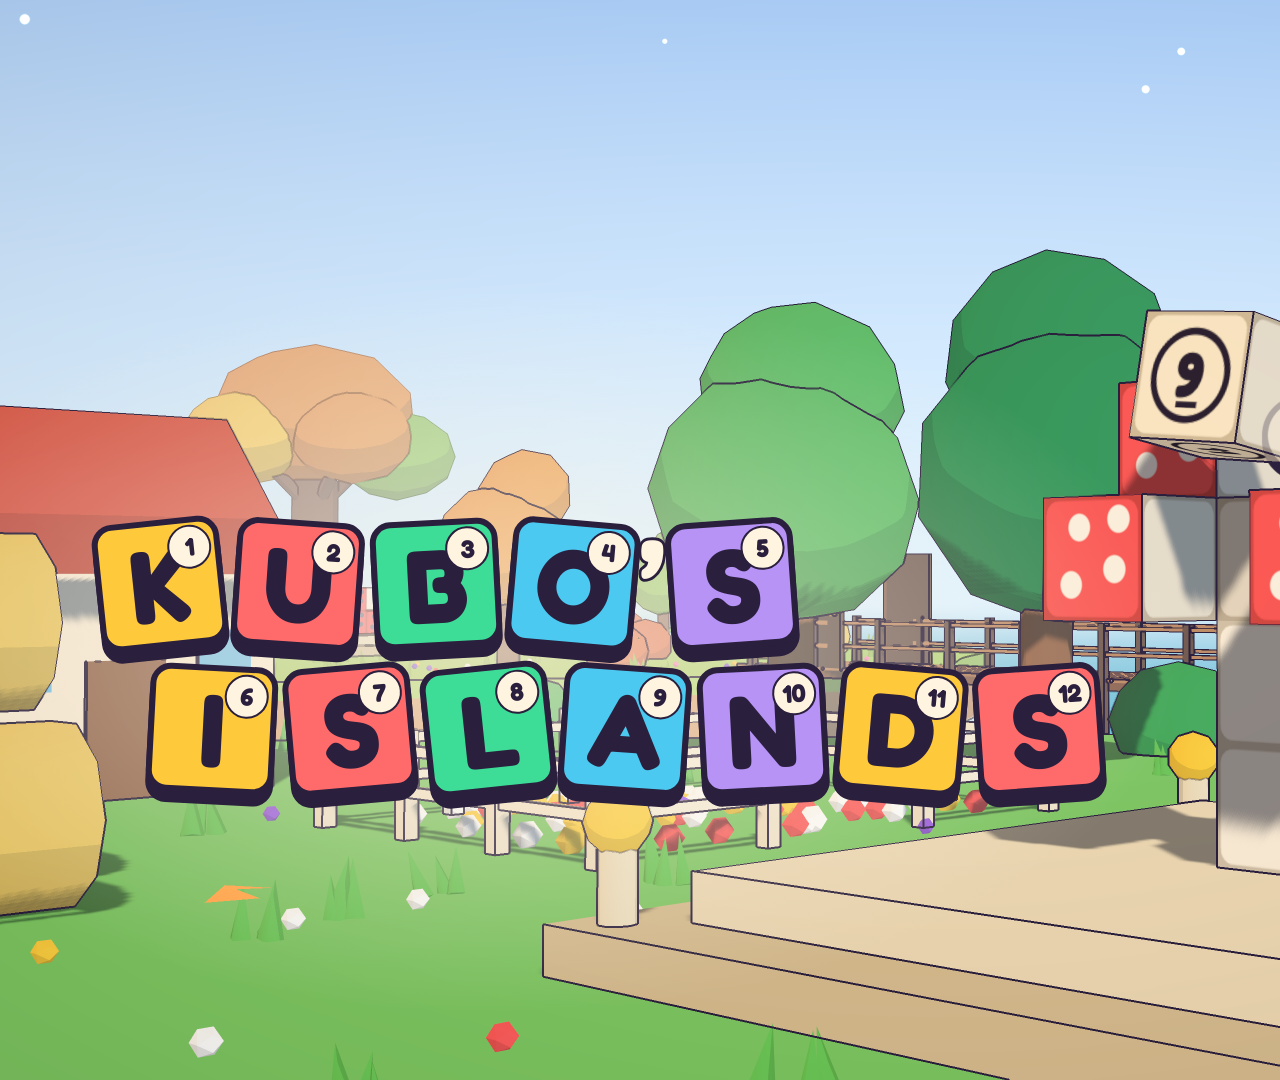
<file: art/store/cover-landscape-1920x1080.html>
<!doctype html>
<html lang="en"><head><meta charset="utf-8">
<title>Kubo's Islands — landscape cover 1920×1080</title>
<!-- Generated by tools/art-pack.mjs: the backdrop is rendered by the game, the lockup is its logo (js/logo.js). -->
<style>
  @font-face { font-family: Fredoka; font-weight: 700; src: url(../../fonts/fredoka-latin-700-normal.woff2) format('woff2'); }
  html, body { margin: 0; width: 1920px; height: 1080px; overflow: hidden; }
  body { position: relative; background: #2a1f3d url(backdrops/landscape.png) center / cover no-repeat; font-family: Fredoka, sans-serif; }
  .shade { position: absolute; inset: 0; background: radial-gradient(ellipse 980px 520px at 500px 650px, rgba(255,244,224,.55), rgba(255,244,224,0) 70%); }
  .lockup { position: absolute; left:96px;top:520px; display: flex; flex-direction: column; align-items: flex-start; gap: .16em; font-size: 104px; }
  .row { display: flex; gap: .09em; align-items: center; }
  .row span { position: relative; display: grid; place-items: center; width: 1.12em; height: 1.12em; font-weight: 700; line-height: 1;
    background: var(--c); color: #2a1f3d; border: .06em solid #2a1f3d; border-radius: .2em; box-shadow: 0 .11em 0 #2a1f3d; transform: rotate(var(--rot)); }
  .row span sup { position: absolute; top: .1em; right: .14em; font-size: .24em; background: #fff4e0; border: .09em solid #2a1f3d; border-radius: 999px;
    min-width: 1.6em; height: 1.6em; display: grid; place-items: center; line-height: 1; }
  .row span.apos { width: auto; height: auto; margin: 0 -.06em; align-self: flex-start; background: none; border: 0; box-shadow: none; transform: none;
    color: #fff4e0; -webkit-text-stroke: .05em #2a1f3d; paint-order: stroke; font-size: 1.1em; }
  .lockup .row:nth-child(2) { margin-left: .5em; }
</style></head>
<body><div class="shade"></div><div class="lockup" id="lockup" role="img" aria-label="Kubo's Islands"><div class="row"><span style="--c:#ffc93c;--rot:-6deg">K<sup>1</sup></span><span style="--c:#ff6b6b;--rot:4deg">U<sup>2</sup></span><span style="--c:#3ddc97;--rot:-3deg">B<sup>3</sup></span><span style="--c:#4cc9f0;--rot:5deg">O<sup>4</sup></span><span class="apos">’</span><span style="--c:#b693f5;--rot:-4deg">S<sup>5</sup></span></div><div class="row"><span style="--c:#ffc93c;--rot:3deg">I<sup>6</sup></span><span style="--c:#ff6b6b;--rot:-5deg">S<sup>7</sup></span><span style="--c:#3ddc97;--rot:-6deg">L<sup>8</sup></span><span style="--c:#4cc9f0;--rot:4deg">A<sup>9</sup></span><span style="--c:#b693f5;--rot:-3deg">N<sup>10</sup></span><span style="--c:#ffc93c;--rot:5deg">D<sup>11</sup></span><span style="--c:#ff6b6b;--rot:-4deg">S<sup>12</sup></span></div></div></body></html>
</file>
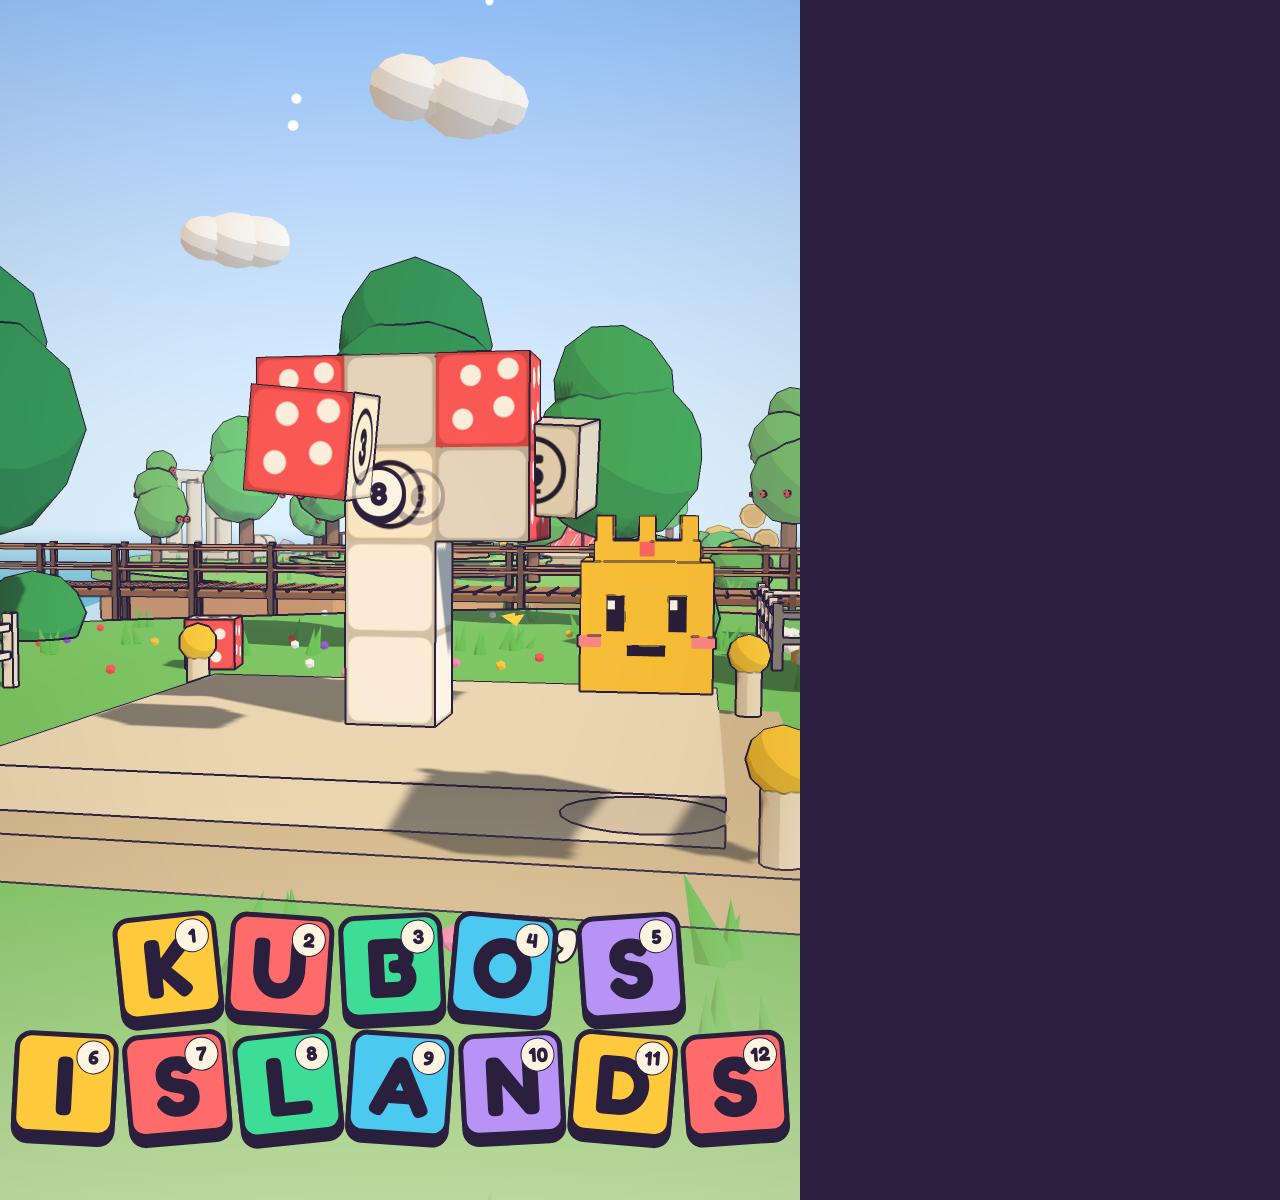
<file: art/store/cover-portrait-800x1200.html>
<!doctype html>
<html lang="en"><head><meta charset="utf-8">
<title>Kubo's Islands — portrait cover 800×1200</title>
<!-- Generated by tools/art-pack.mjs: the backdrop is rendered by the game, the lockup is its logo (js/logo.js). -->
<style>
  @font-face { font-family: Fredoka; font-weight: 700; src: url(../../fonts/fredoka-latin-700-normal.woff2) format('woff2'); }
  html, body { margin: 0; width: 800px; height: 1200px; overflow: hidden; }
  body { position: relative; background: #2a1f3d url(backdrops/portrait.png) center / cover no-repeat; font-family: Fredoka, sans-serif; }
  .shade { position: absolute; inset: 0; background: linear-gradient(to top, rgba(255,244,224,.5), rgba(255,244,224,0) 34%); }
  .lockup { position: absolute; left:0px;right:0px;bottom:64px; display: flex; flex-direction: column; align-items: center; gap: .16em; font-size: 84px; }
  .row { display: flex; gap: .09em; align-items: center; }
  .row span { position: relative; display: grid; place-items: center; width: 1.12em; height: 1.12em; font-weight: 700; line-height: 1;
    background: var(--c); color: #2a1f3d; border: .06em solid #2a1f3d; border-radius: .2em; box-shadow: 0 .11em 0 #2a1f3d; transform: rotate(var(--rot)); }
  .row span sup { position: absolute; top: .1em; right: .14em; font-size: .24em; background: #fff4e0; border: .09em solid #2a1f3d; border-radius: 999px;
    min-width: 1.6em; height: 1.6em; display: grid; place-items: center; line-height: 1; }
  .row span.apos { width: auto; height: auto; margin: 0 -.06em; align-self: flex-start; background: none; border: 0; box-shadow: none; transform: none;
    color: #fff4e0; -webkit-text-stroke: .05em #2a1f3d; paint-order: stroke; font-size: 1.1em; }
  
</style></head>
<body><div class="shade"></div><div class="lockup" id="lockup" role="img" aria-label="Kubo's Islands"><div class="row"><span style="--c:#ffc93c;--rot:-6deg">K<sup>1</sup></span><span style="--c:#ff6b6b;--rot:4deg">U<sup>2</sup></span><span style="--c:#3ddc97;--rot:-3deg">B<sup>3</sup></span><span style="--c:#4cc9f0;--rot:5deg">O<sup>4</sup></span><span class="apos">’</span><span style="--c:#b693f5;--rot:-4deg">S<sup>5</sup></span></div><div class="row"><span style="--c:#ffc93c;--rot:3deg">I<sup>6</sup></span><span style="--c:#ff6b6b;--rot:-5deg">S<sup>7</sup></span><span style="--c:#3ddc97;--rot:-6deg">L<sup>8</sup></span><span style="--c:#4cc9f0;--rot:4deg">A<sup>9</sup></span><span style="--c:#b693f5;--rot:-3deg">N<sup>10</sup></span><span style="--c:#ffc93c;--rot:5deg">D<sup>11</sup></span><span style="--c:#ff6b6b;--rot:-4deg">S<sup>12</sup></span></div></div></body></html>
</file>
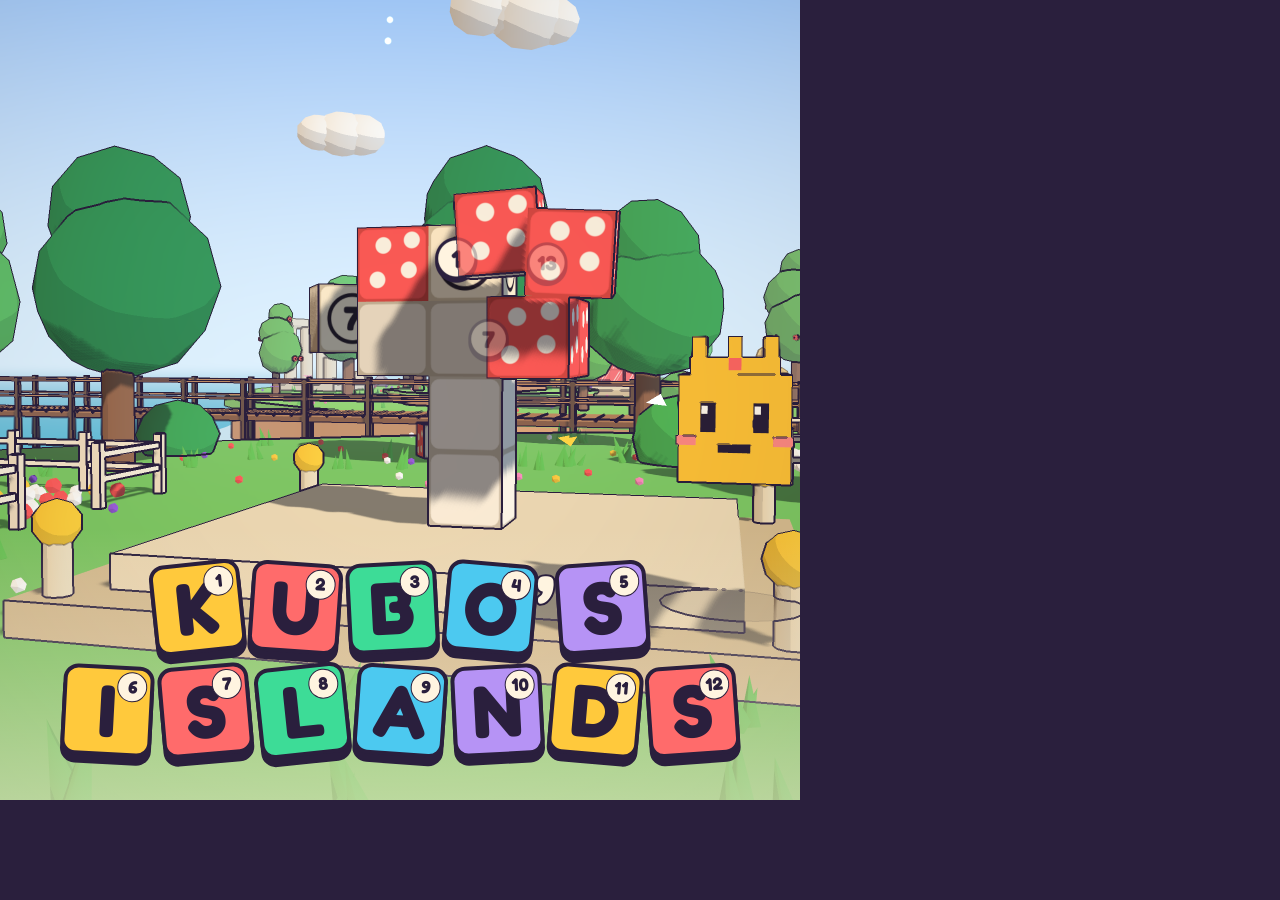
<file: art/store/cover-square-800x800.html>
<!doctype html>
<html lang="en"><head><meta charset="utf-8">
<title>Kubo's Islands — square cover 800×800</title>
<!-- Generated by tools/art-pack.mjs: the backdrop is rendered by the game, the lockup is its logo (js/logo.js). -->
<style>
  @font-face { font-family: Fredoka; font-weight: 700; src: url(../../fonts/fredoka-latin-700-normal.woff2) format('woff2'); }
  html, body { margin: 0; width: 800px; height: 800px; overflow: hidden; }
  body { position: relative; background: #2a1f3d url(backdrops/square.png) center / cover no-repeat; font-family: Fredoka, sans-serif; }
  .shade { position: absolute; inset: 0; background: linear-gradient(to top, rgba(255,244,224,.5), rgba(255,244,224,0) 34%); }
  .lockup { position: absolute; left:0px;right:0px;bottom:44px; display: flex; flex-direction: column; align-items: center; gap: .16em; font-size: 74px; }
  .row { display: flex; gap: .09em; align-items: center; }
  .row span { position: relative; display: grid; place-items: center; width: 1.12em; height: 1.12em; font-weight: 700; line-height: 1;
    background: var(--c); color: #2a1f3d; border: .06em solid #2a1f3d; border-radius: .2em; box-shadow: 0 .11em 0 #2a1f3d; transform: rotate(var(--rot)); }
  .row span sup { position: absolute; top: .1em; right: .14em; font-size: .24em; background: #fff4e0; border: .09em solid #2a1f3d; border-radius: 999px;
    min-width: 1.6em; height: 1.6em; display: grid; place-items: center; line-height: 1; }
  .row span.apos { width: auto; height: auto; margin: 0 -.06em; align-self: flex-start; background: none; border: 0; box-shadow: none; transform: none;
    color: #fff4e0; -webkit-text-stroke: .05em #2a1f3d; paint-order: stroke; font-size: 1.1em; }
  
</style></head>
<body><div class="shade"></div><div class="lockup" id="lockup" role="img" aria-label="Kubo's Islands"><div class="row"><span style="--c:#ffc93c;--rot:-6deg">K<sup>1</sup></span><span style="--c:#ff6b6b;--rot:4deg">U<sup>2</sup></span><span style="--c:#3ddc97;--rot:-3deg">B<sup>3</sup></span><span style="--c:#4cc9f0;--rot:5deg">O<sup>4</sup></span><span class="apos">’</span><span style="--c:#b693f5;--rot:-4deg">S<sup>5</sup></span></div><div class="row"><span style="--c:#ffc93c;--rot:3deg">I<sup>6</sup></span><span style="--c:#ff6b6b;--rot:-5deg">S<sup>7</sup></span><span style="--c:#3ddc97;--rot:-6deg">L<sup>8</sup></span><span style="--c:#4cc9f0;--rot:4deg">A<sup>9</sup></span><span style="--c:#b693f5;--rot:-3deg">N<sup>10</sup></span><span style="--c:#ffc93c;--rot:5deg">D<sup>11</sup></span><span style="--c:#ff6b6b;--rot:-4deg">S<sup>12</sup></span></div></div></body></html>
</file>
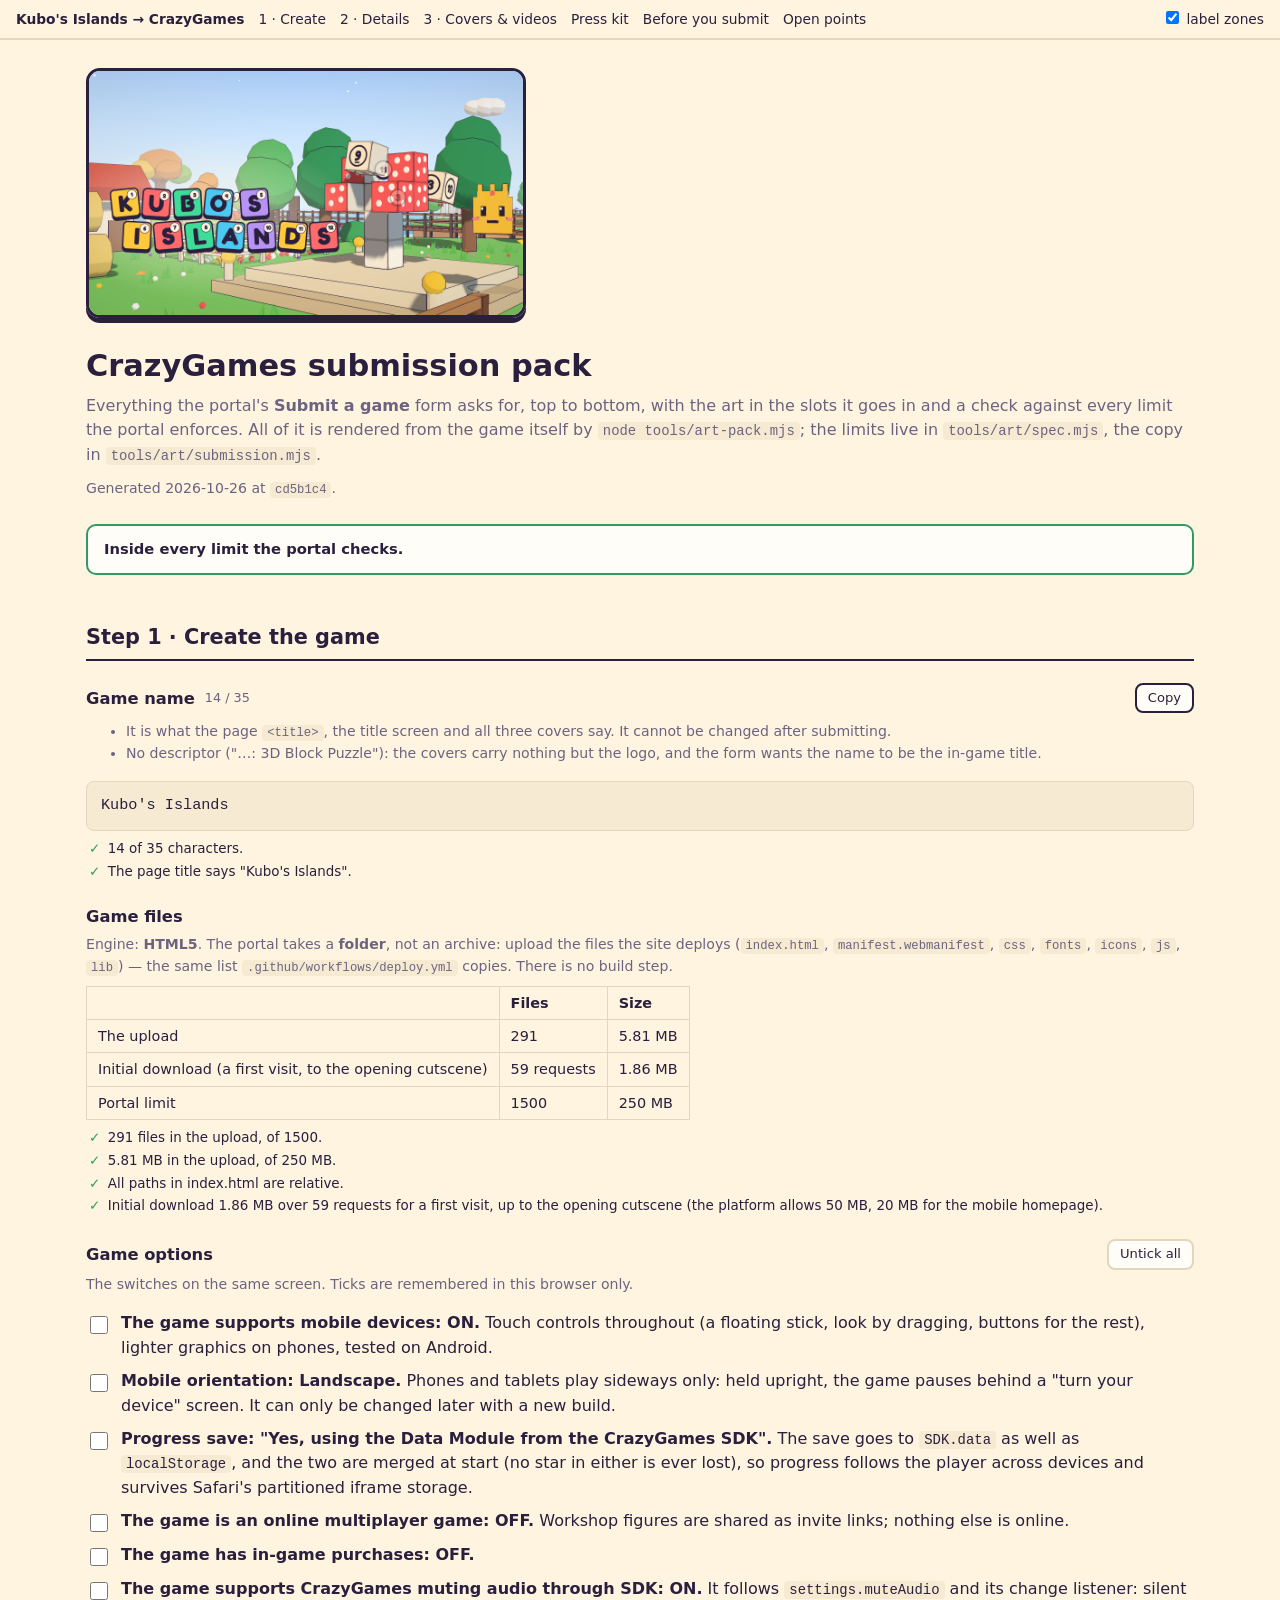
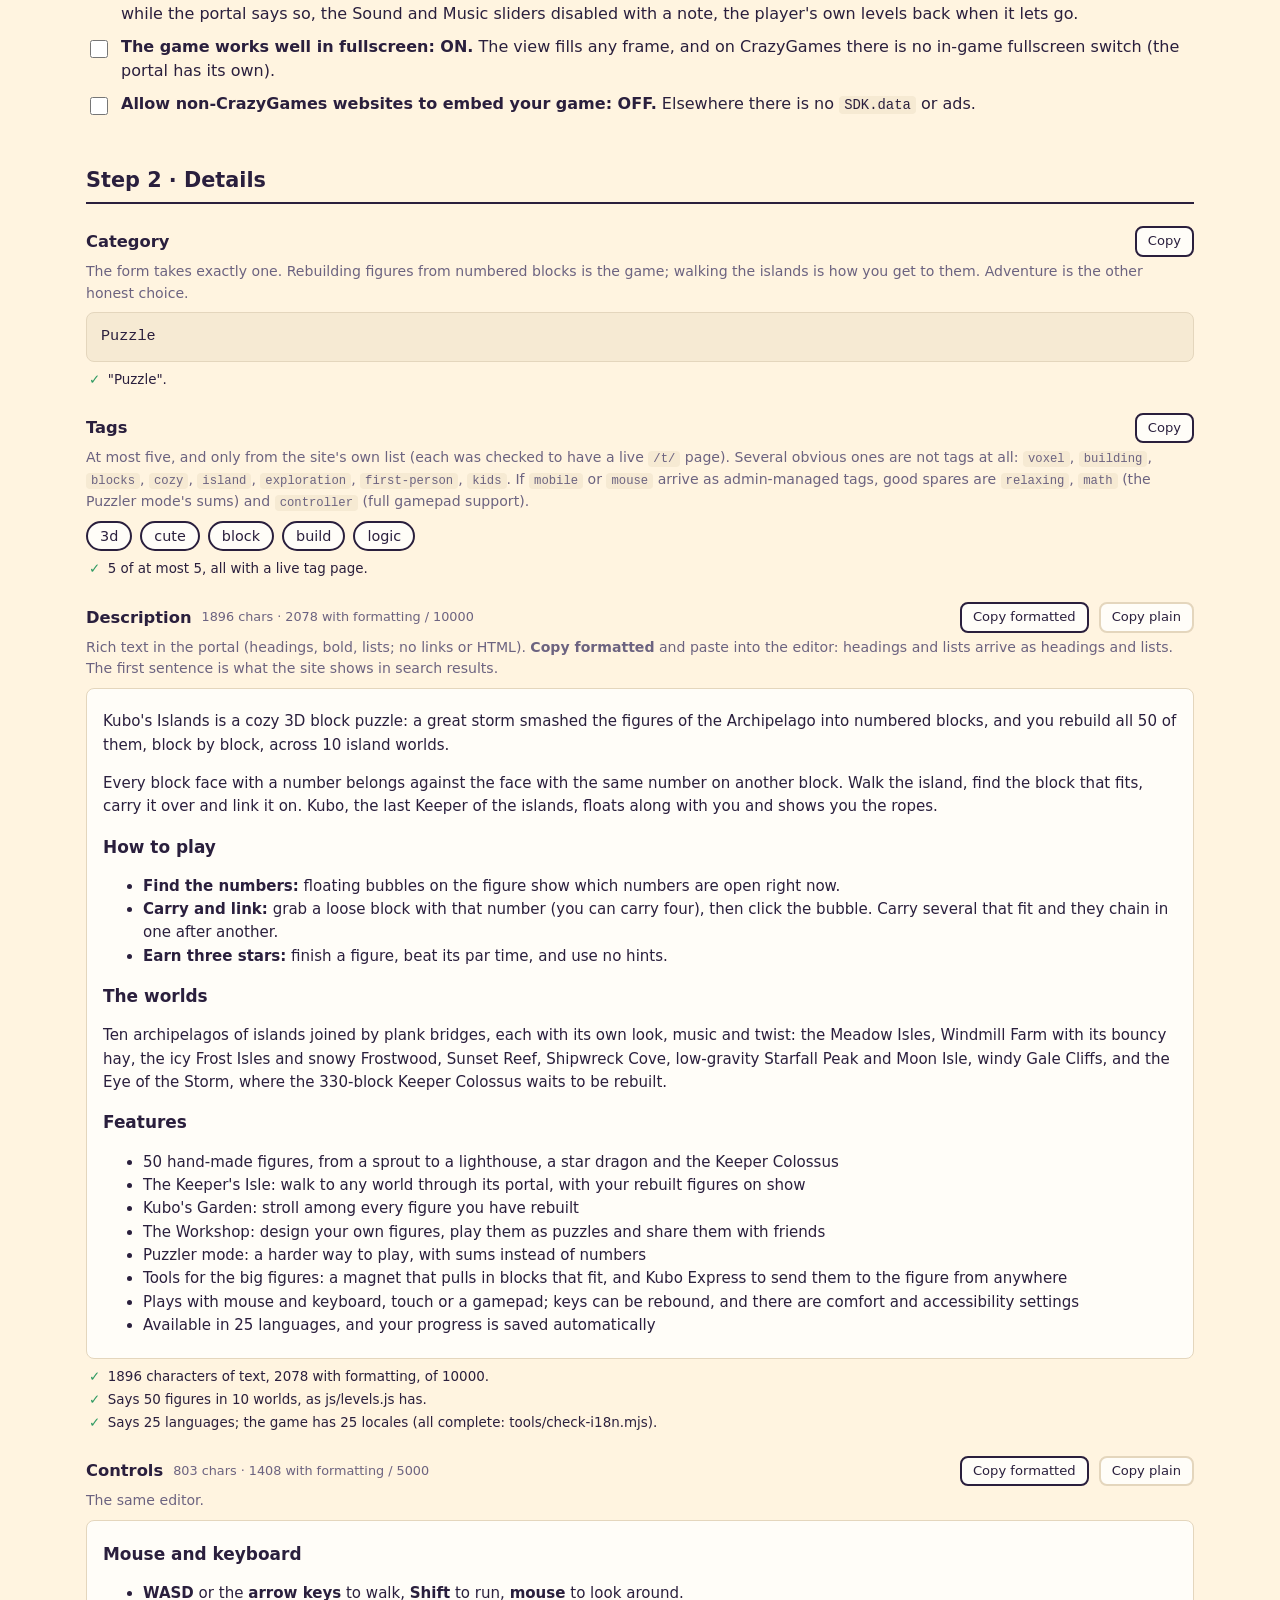
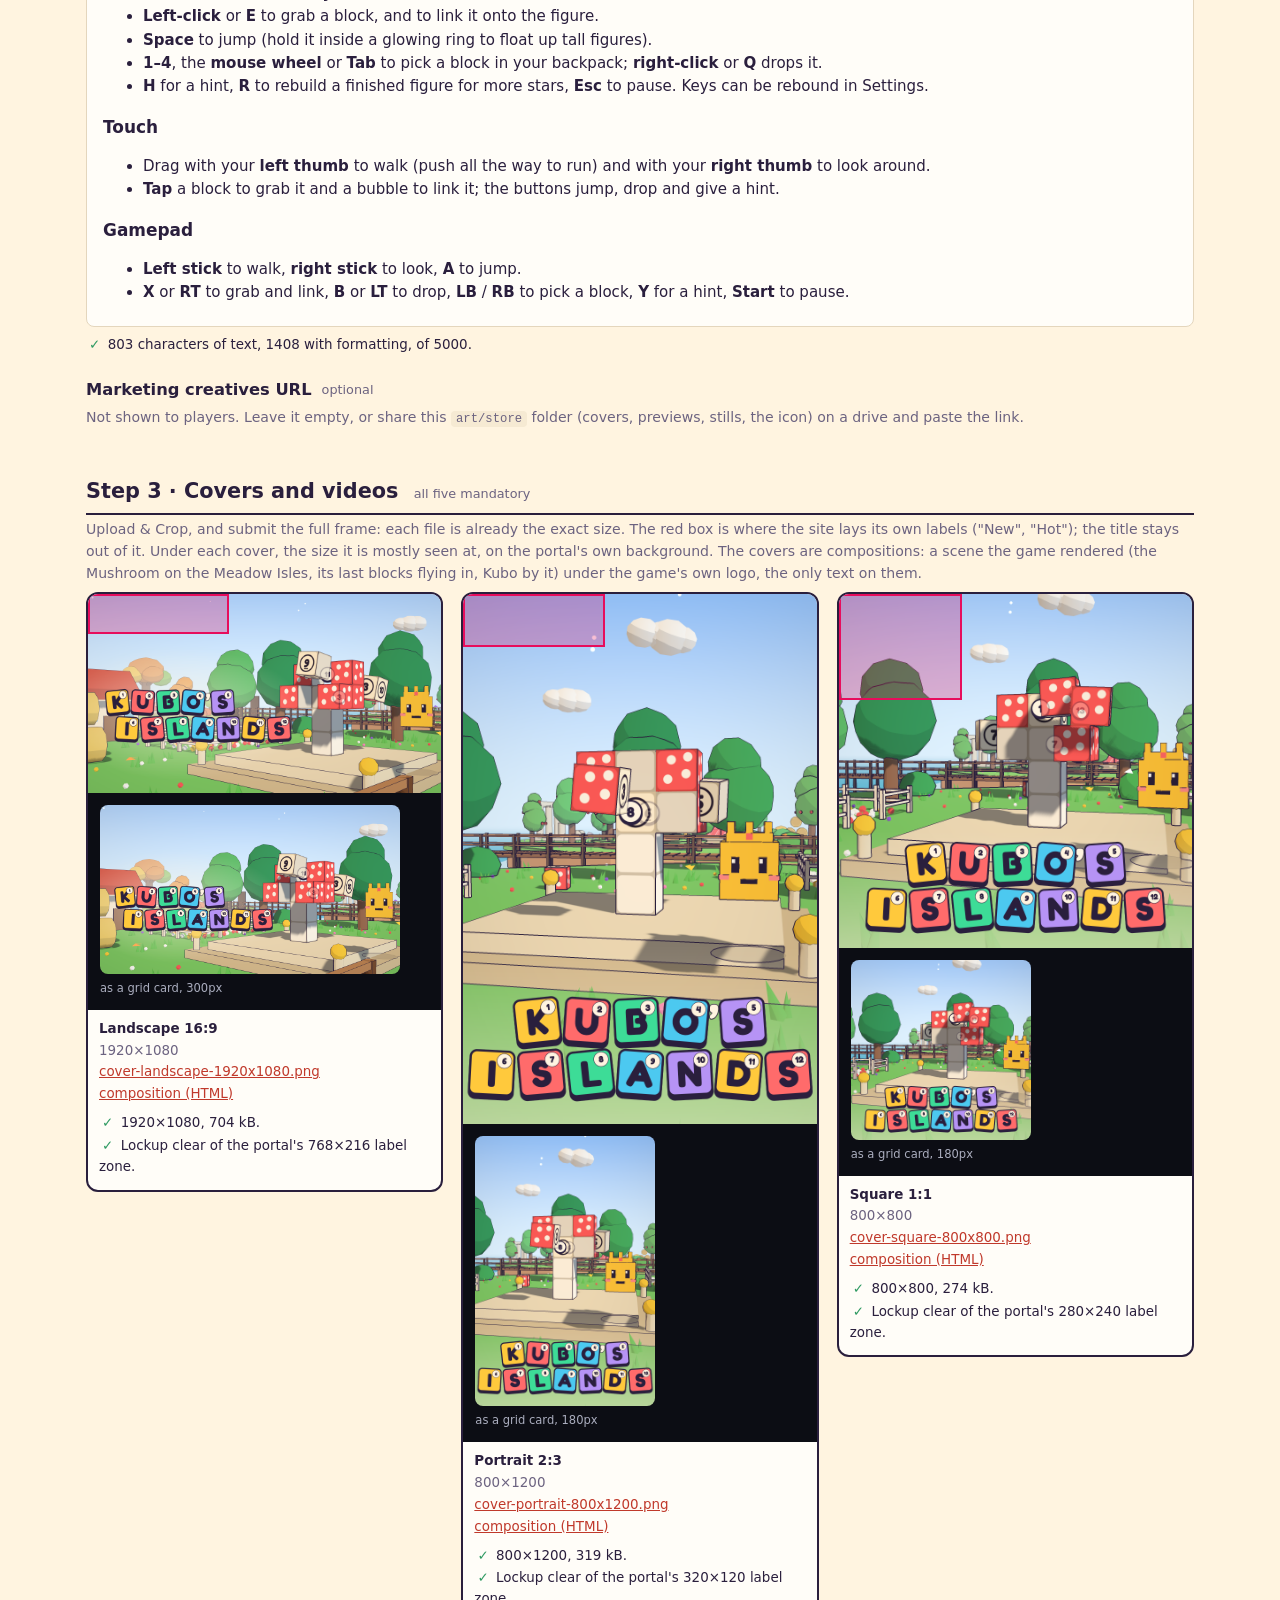
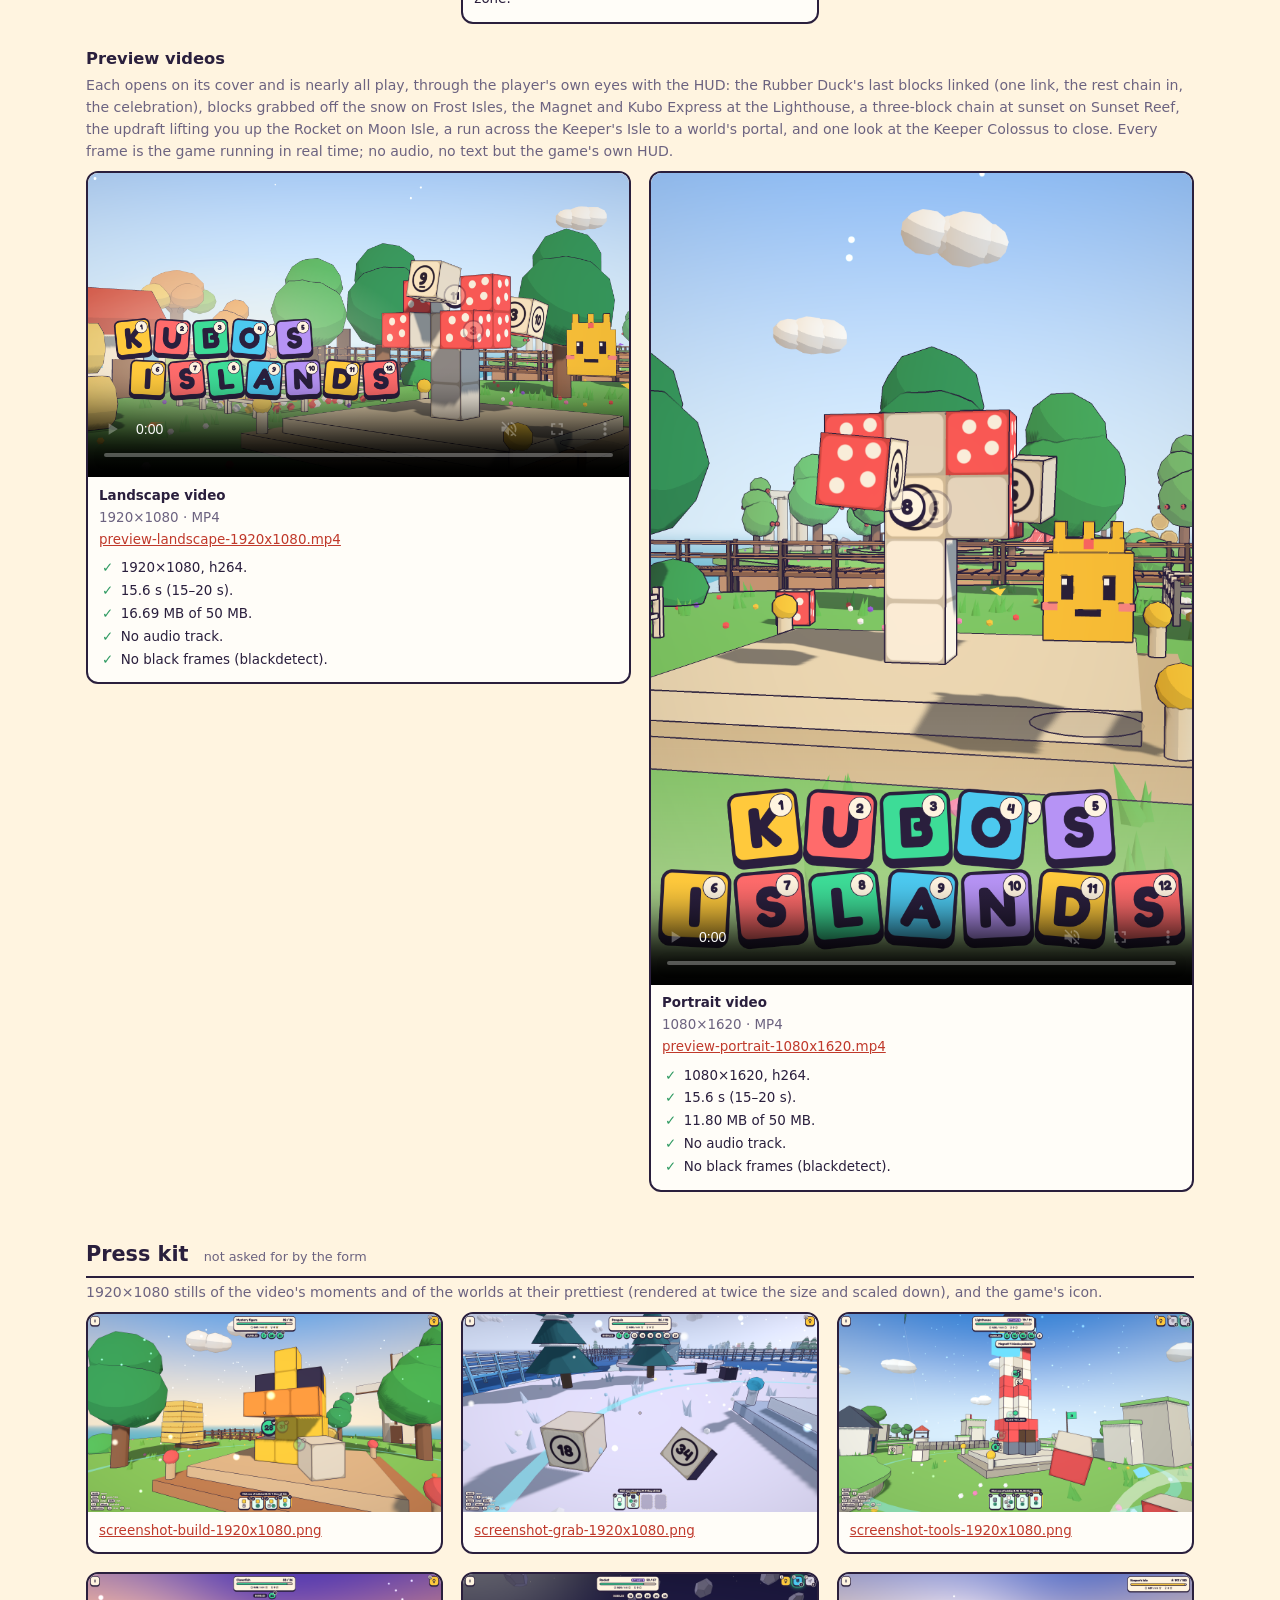
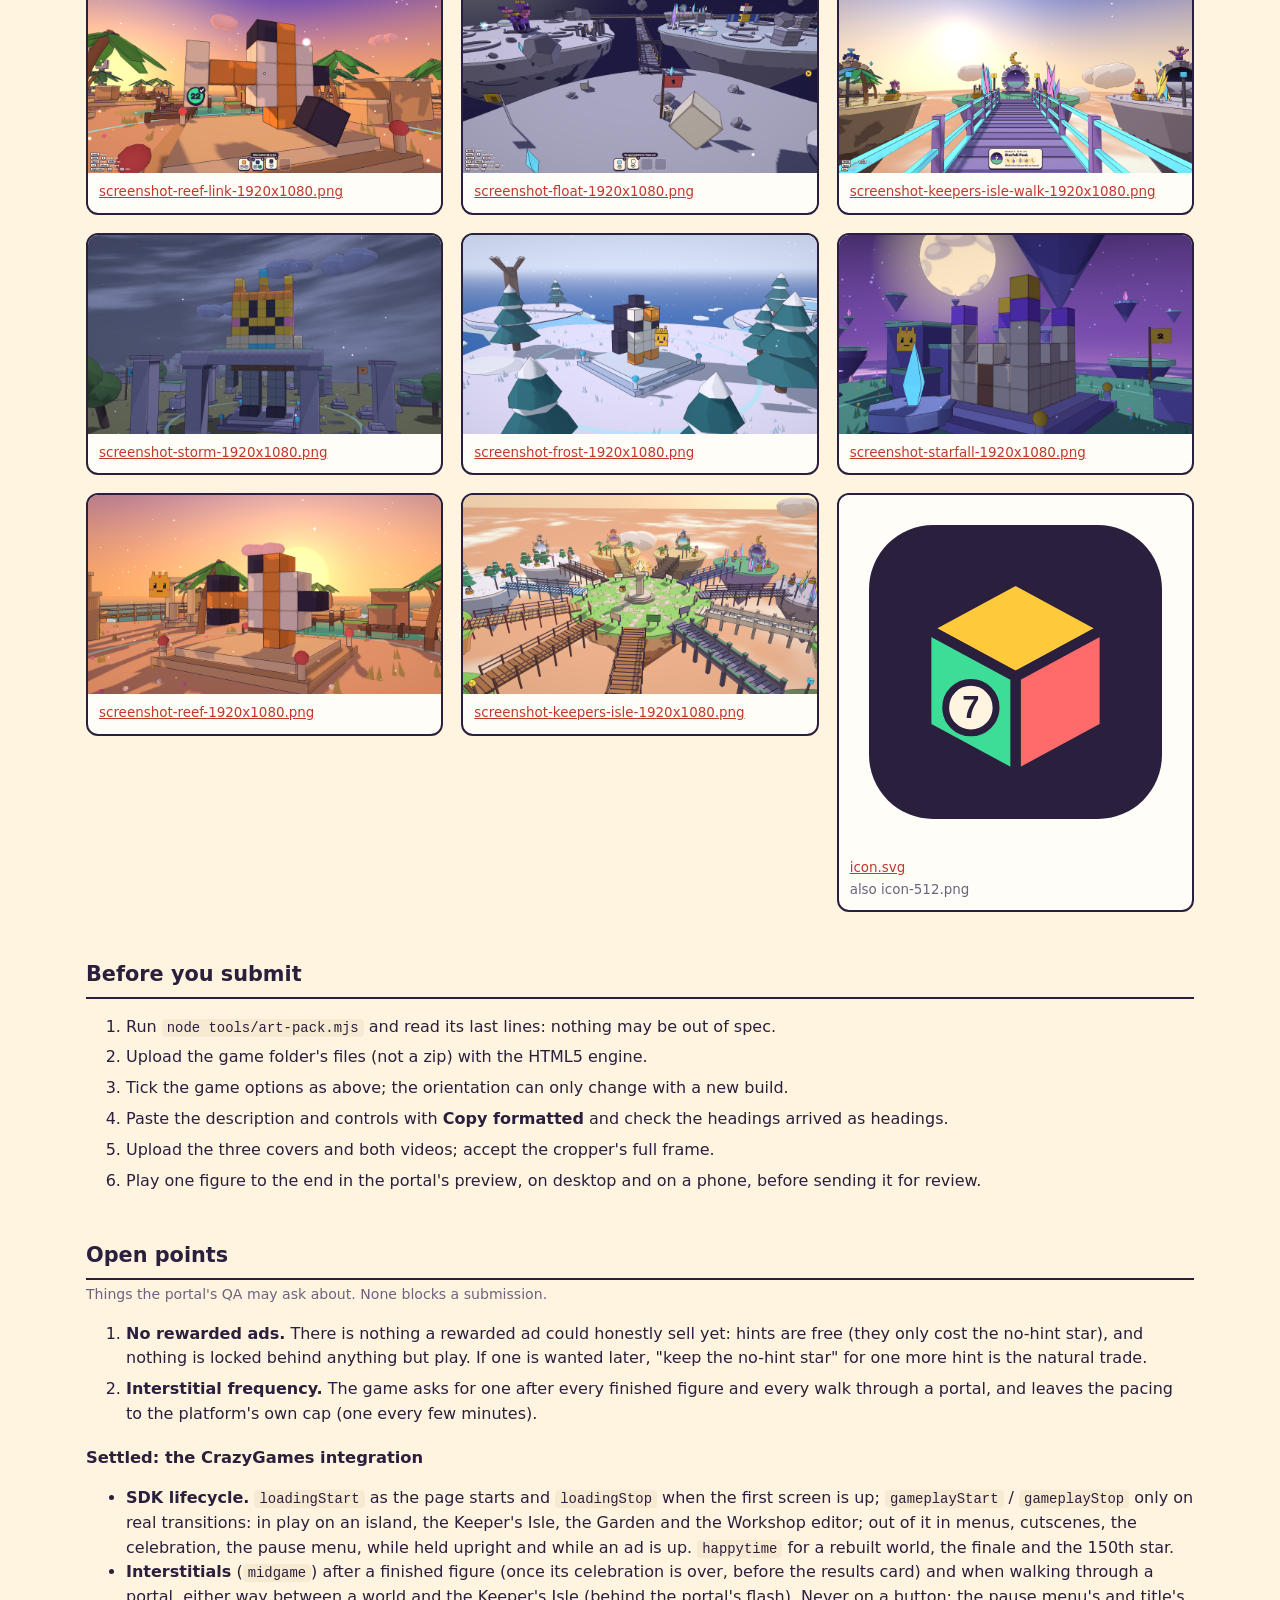
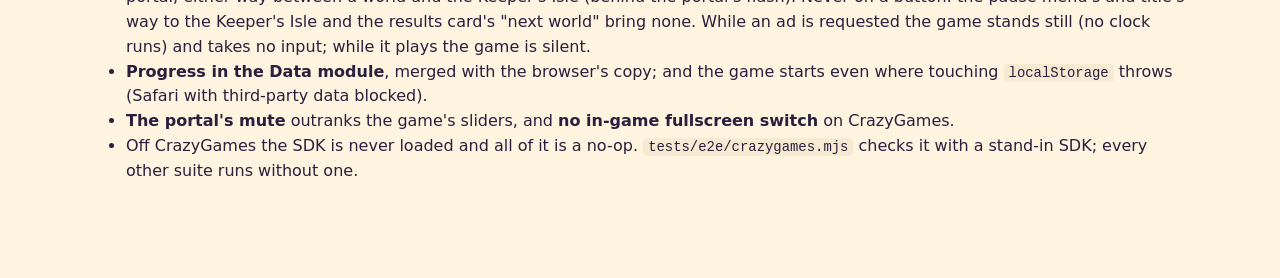
<file: art/store/overview.html>
<!doctype html>
<html lang="en"><head><meta charset="utf-8">
<meta name="viewport" content="width=device-width, initial-scale=1">
<title>Kubo's Islands — CrazyGames submission pack</title>
<!-- Generated by tools/art-pack.mjs (2026-10-26). Every asset is linked relative to this file. -->
<style>
  :root { --paper:#fff4e0; --ink:#2a1f3d; --pencil:#6c6380; --faint:#e4d6bd; --card:#fffdf8; --shade:#f6ead3;
    --accent:#ff6b6b; --ok:#2f9a62; --warn:#c07d12; --error:#d63a3a; --portal:#0c0d14; --sun:#ffc93c; }
  * { box-sizing:border-box; }
  body { margin:0; background:var(--paper); color:var(--ink); font:16px/1.55 ui-sans-serif,system-ui,sans-serif; }
  main { max-width:1140px; margin:0 auto; padding:28px 16px 80px; }
  nav.toc { position:sticky; top:0; z-index:5; background:var(--paper); border-bottom:2px solid var(--faint);
    display:flex; gap:14px; flex-wrap:wrap; align-items:center; padding:8px 16px; font-size:.86rem; }
  nav.toc a { color:var(--ink); text-decoration:none; } nav.toc a:hover { text-decoration:underline; }
  header.hero { display:flex; gap:24px; align-items:center; flex-wrap:wrap; margin-bottom:6px; }
  header.hero img { width:min(440px,100%); border-radius:14px; border:3px solid var(--ink); box-shadow:0 5px 0 var(--ink); }
  h1 { font-size:1.9rem; margin:0 0 4px; }
  h2 { font-size:1.3rem; margin:46px 0 4px; padding-bottom:6px; border-bottom:2.5px solid var(--ink); }
  h2 small { font-weight:400; color:var(--pencil); font-size:.8rem; margin-left:8px; }
  h3 { font-size:1.02rem; margin:0; }
  p.lede { color:var(--pencil); margin:0 0 10px; }
  p.note, ul.note { color:var(--pencil); font-size:.88rem; margin:4px 0 8px; }
  pre { background:var(--shade); border:1.5px solid var(--faint); border-radius:8px; padding:12px 14px; white-space:pre-wrap; margin:0; font-size:.95rem; }
  code { background:var(--shade); padding:1px 5px; border-radius:4px; font-size:.87em; }
  button { font:inherit; cursor:pointer; border:2px solid var(--ink); border-radius:8px; background:var(--card); color:var(--ink); padding:3px 11px; font-size:.82rem; }
  button:hover { background:var(--shade); } button.quiet { border-color:var(--faint); } button.done { border-color:var(--ok); color:var(--ok); }
  .field { margin:22px 0; }
  .fieldhead { display:flex; align-items:center; gap:10px; flex-wrap:wrap; margin-bottom:4px; }
  .grow { flex:1; }
  .count { font-size:.8rem; color:var(--pencil); font-variant-numeric:tabular-nums; }
  .rich { background:var(--card); border:1.5px solid var(--faint); border-radius:8px; padding:6px 16px; font-size:.94rem; }
  .rich h2 { font-size:1.06rem; border:0; margin:14px 0 4px; padding:0; }
  .chips { display:flex; gap:8px; flex-wrap:wrap; }
  .chip { border:2px solid var(--ink); border-radius:999px; padding:2px 12px; background:var(--card); font-size:.9rem; }
  ul.checks { list-style:none; padding:0; margin:8px 0 0; font-size:.84rem; }
  ul.checks li { margin:2px 0; }
  ul.checks .mark { display:inline-block; width:1.3em; text-align:center; font-weight:700; }
  ul.checks .lv-ok .mark { color:var(--ok); } ul.checks .lv-warn .mark { color:var(--warn); } ul.checks .lv-fail { color:var(--error); font-weight:600; }
  .banner { border-radius:10px; padding:12px 16px; margin:16px 0; border:2.5px solid; background:var(--card); font-size:.92rem; }
  .banner.ok { border-color:var(--ok); } .banner.warn { border-color:var(--warn); } .banner.fail { border-color:var(--error); }
  .grid { display:grid; gap:18px; grid-template-columns:repeat(auto-fill,minmax(300px,1fr)); align-items:start; }
  .grid.wide { grid-template-columns:repeat(auto-fill,minmax(420px,1fr)); }
  figure { margin:0; border:2px solid var(--ink); border-radius:12px; overflow:hidden; background:var(--card); }
  figure img, figure video { width:100%; display:block; background:var(--shade); }
  .frame { position:relative; } .frame img { height:100%; object-fit:cover; }
  .zone { position:absolute; left:0; top:0; background:#e70d5c44; border:2px solid #e70d5c; pointer-events:none; }
  body.nozone .zone { display:none; }
  .thumb { background:var(--portal); padding:12px; display:flex; flex-direction:column; align-items:flex-start; gap:6px; }
  .thumb img { max-width:100%; border-radius:8px; } .thumb span { color:#aaadbe; font-size:.72rem; }
  figcaption { padding:9px 11px 0; display:flex; flex-direction:column; gap:1px; font-size:.84rem; }
  figure > ul.checks { padding:0 11px 10px; } figure > figcaption:last-child { padding-bottom:10px; }
  .spec { color:var(--pencil); } figcaption a { color:#c0392b; word-break:break-all; }
  ul.options { list-style:none; padding:0; }
  ul.options li { display:flex; gap:10px; align-items:flex-start; margin:8px 0; }
  ul.options input { margin-top:5px; width:18px; height:18px; flex:none; }
  ol li { margin:6px 0; }
  table { border-collapse:collapse; font-size:.9rem; margin:8px 0; }
  td, th { border:1px solid var(--faint); padding:5px 11px; text-align:left; }
</style></head>
<body>
<nav class="toc"><b>Kubo's Islands → CrazyGames</b>
  <a href="#step1">1 · Create</a><a href="#step2">2 · Details</a><a href="#step3">3 · Covers &amp; videos</a><a href="#extras">Press kit</a>
  <a href="#before">Before you submit</a><a href="#open">Open points</a>
  <label style="margin-left:auto"><input type="checkbox" id="zones" checked> label zones</label></nav>
<main>
  <header class="hero"><img src="cover-landscape-1920x1080.png" alt="">
    <div><h1>CrazyGames submission pack</h1>
    <p class="lede">Everything the portal's <b>Submit a game</b> form asks for, top to bottom, with the art in the slots it goes in
    and a check against every limit the portal enforces. All of it is rendered from the game itself by
    <code>node tools/art-pack.mjs</code>; the limits live in <code>tools/art/spec.mjs</code>, the copy in <code>tools/art/submission.mjs</code>.</p>
    <p class="note">Generated 2026-10-26 at <code>cd5b1c4</code>.</p></div></header>
  <div class="banner ok"><b>Inside every limit the portal checks.</b></div>

  <h2 id="step1">Step 1 · Create the game</h2>
  <section class="field" id="f-name">
    <div class="fieldhead"><h3>Game name</h3><span class="count">14 / 35</span><span class="grow"></span><button class="copy" data-plain="name">Copy</button></div>
    <p class="note"><ul class="note"><li>It is what the page <code>&lt;title&gt;</code>, the title screen and all three covers say. It cannot be changed after submitting.</li><li>No descriptor ("…: 3D Block Puzzle"): the covers carry nothing but the logo, and the form wants the name to be the in-game title.</li></ul></p>
    <pre>Kubo's Islands</pre><textarea hidden id="plain-name">Kubo's Islands</textarea><ul class="checks"><li class="lv-ok"><span class="mark">✓</span> 14 of 35 characters.</li><li class="lv-ok"><span class="mark">✓</span> The page title says "Kubo's Islands".</li></ul>
  </section>
  <section class="field" id="f-files">
    <div class="fieldhead"><h3>Game files</h3><span class="grow"></span></div>
    <p class="note">Engine: <b>HTML5</b>. The portal takes a <b>folder</b>, not an archive: upload the files the site deploys (<code>index.html</code>, <code>manifest.webmanifest</code>, <code>css</code>, <code>fonts</code>, <code>icons</code>, <code>js</code>, <code>lib</code>) — the same list <code>.github/workflows/deploy.yml</code> copies. There is no build step.</p>
    <table><tr><th></th><th>Files</th><th>Size</th></tr>
      <tr><td>The upload</td><td>291</td><td>5.81 MB</td></tr>
      <tr><td>Initial download (a first visit, to the opening cutscene)</td><td>59 requests</td><td>1.86 MB</td></tr>
      <tr><td>Portal limit</td><td>1500</td><td>250 MB</td></tr></table><ul class="checks"><li class="lv-ok"><span class="mark">✓</span> 291 files in the upload, of 1500.</li><li class="lv-ok"><span class="mark">✓</span> 5.81 MB in the upload, of 250 MB.</li><li class="lv-ok"><span class="mark">✓</span> All paths in index.html are relative.</li><li class="lv-ok"><span class="mark">✓</span> Initial download 1.86 MB over 59 requests for a first visit, up to the opening cutscene (the platform allows 50 MB, 20 MB for the mobile homepage).</li></ul>
  </section>
  <section class="field" id="f-options">
    <div class="fieldhead"><h3>Game options</h3><span class="grow"></span><button class="quiet" id="reset-options">Untick all</button></div>
    <p class="note">The switches on the same screen. Ticks are remembered in this browser only.</p>
    <ul class="options"><li><input type="checkbox" data-opt="0" id="opt-0"><label for="opt-0"><b>The game supports mobile devices: ON.</b> Touch controls throughout (a floating stick, look by dragging, buttons for the rest), lighter graphics on phones, tested on Android.</label></li><li><input type="checkbox" data-opt="1" id="opt-1"><label for="opt-1"><b>Mobile orientation: Landscape.</b> Phones and tablets play sideways only: held upright, the game pauses behind a "turn your device" screen. It can only be changed later with a new build.</label></li><li><input type="checkbox" data-opt="2" id="opt-2"><label for="opt-2"><b>Progress save: "Yes, using the Data Module from the CrazyGames SDK".</b> The save goes to <code>SDK.data</code> as well as <code>localStorage</code>, and the two are merged at start (no star in either is ever lost), so progress follows the player across devices and survives Safari's partitioned iframe storage.</label></li><li><input type="checkbox" data-opt="3" id="opt-3"><label for="opt-3"><b>The game is an online multiplayer game: OFF.</b> Workshop figures are shared as invite links; nothing else is online.</label></li><li><input type="checkbox" data-opt="4" id="opt-4"><label for="opt-4"><b>The game has in-game purchases: OFF.</b> </label></li><li><input type="checkbox" data-opt="5" id="opt-5"><label for="opt-5"><b>The game supports CrazyGames muting audio through SDK: ON.</b> It follows <code>settings.muteAudio</code> and its change listener: silent while the portal says so, the Sound and Music sliders disabled with a note, the player's own levels back when it lets go.</label></li><li><input type="checkbox" data-opt="6" id="opt-6"><label for="opt-6"><b>The game works well in fullscreen: ON.</b> The view fills any frame, and on CrazyGames there is no in-game fullscreen switch (the portal has its own).</label></li><li><input type="checkbox" data-opt="7" id="opt-7"><label for="opt-7"><b>Allow non-CrazyGames websites to embed your game: OFF.</b> Elsewhere there is no <code>SDK.data</code> or ads.</label></li></ul>
  </section>

  <h2 id="step2">Step 2 · Details</h2>
  <section class="field" id="f-category">
    <div class="fieldhead"><h3>Category</h3><span class="grow"></span><button class="copy" data-plain="category">Copy</button></div>
    <p class="note">The form takes exactly one. Rebuilding figures from numbered blocks is the game; walking the islands is how you get to them. Adventure is the other honest choice.</p>
    <pre>Puzzle</pre><textarea hidden id="plain-category">Puzzle</textarea><ul class="checks"><li class="lv-ok"><span class="mark">✓</span> "Puzzle".</li></ul>
  </section>
  <section class="field" id="f-tags">
    <div class="fieldhead"><h3>Tags</h3><span class="grow"></span><button class="copy" data-plain="tags">Copy</button></div>
    <p class="note">At most five, and only from the site's own list (each was checked to have a live <code>/t/</code> page). Several obvious ones are not tags at all: <code>voxel</code>, <code>building</code>, <code>blocks</code>, <code>cozy</code>, <code>island</code>, <code>exploration</code>, <code>first-person</code>, <code>kids</code>. If <code>mobile</code> or <code>mouse</code> arrive as admin-managed tags, good spares are <code>relaxing</code>, <code>math</code> (the Puzzler mode's sums) and <code>controller</code> (full gamepad support).</p>
    <div class="chips"><span class="chip">3d</span><span class="chip">cute</span><span class="chip">block</span><span class="chip">build</span><span class="chip">logic</span></div><textarea hidden id="plain-tags">3d, cute, block, build, logic</textarea><ul class="checks"><li class="lv-ok"><span class="mark">✓</span> 5 of at most 5, all with a live tag page.</li></ul>
  </section>
  <section class="field" id="f-description">
    <div class="fieldhead"><h3>Description</h3><span class="count">1896 chars · 2078 with formatting / 10000</span><span class="grow"></span><button class="copy" data-rich="description">Copy formatted</button><button class="copy quiet" data-plain="description">Copy plain</button></div>
    <p class="note">Rich text in the portal (headings, bold, lists; no links or HTML). <b>Copy formatted</b> and paste into the editor: headings and lists arrive as headings and lists. The first sentence is what the site shows in search results.</p>
    <div class="rich" id="rich-description"><p>Kubo's Islands is a cozy 3D block puzzle: a great storm smashed the figures of the Archipelago into numbered blocks, and you rebuild all 50 of them, block by block, across 10 island worlds.</p>
<p>Every block face with a number belongs against the face with the same number on another block. Walk the island, find the block that fits, carry it over and link it on. Kubo, the last Keeper of the islands, floats along with you and shows you the ropes.</p>
<h2>How to play</h2>
<ul>
<li><strong>Find the numbers:</strong> floating bubbles on the figure show which numbers are open right now.</li>
<li><strong>Carry and link:</strong> grab a loose block with that number (you can carry four), then click the bubble. Carry several that fit and they chain in one after another.</li>
<li><strong>Earn three stars:</strong> finish a figure, beat its par time, and use no hints.</li>
</ul>
<h2>The worlds</h2>
<p>Ten archipelagos of islands joined by plank bridges, each with its own look, music and twist: the Meadow Isles, Windmill Farm with its bouncy hay, the icy Frost Isles and snowy Frostwood, Sunset Reef, Shipwreck Cove, low-gravity Starfall Peak and Moon Isle, windy Gale Cliffs, and the Eye of the Storm, where the 330-block Keeper Colossus waits to be rebuilt.</p>
<h2>Features</h2>
<ul>
<li>50 hand-made figures, from a sprout to a lighthouse, a star dragon and the Keeper Colossus</li>
<li>The Keeper's Isle: walk to any world through its portal, with your rebuilt figures on show</li>
<li>Kubo's Garden: stroll among every figure you have rebuilt</li>
<li>The Workshop: design your own figures, play them as puzzles and share them with friends</li>
<li>Puzzler mode: a harder way to play, with sums instead of numbers</li>
<li>Tools for the big figures: a magnet that pulls in blocks that fit, and Kubo Express to send them to the figure from anywhere</li>
<li>Plays with mouse and keyboard, touch or a gamepad; keys can be rebound, and there are comfort and accessibility settings</li>
<li>Available in 25 languages, and your progress is saved automatically</li>
</ul></div><textarea hidden id="plain-description">Kubo's Islands is a cozy 3D block puzzle: a great storm smashed the figures of the Archipelago into numbered blocks, and you rebuild all 50 of them, block by block, across 10 island worlds.

Every block face with a number belongs against the face with the same number on another block. Walk the island, find the block that fits, carry it over and link it on. Kubo, the last Keeper of the islands, floats along with you and shows you the ropes.

How to play

• Find the numbers: floating bubbles on the figure show which numbers are open right now.

• Carry and link: grab a loose block with that number (you can carry four), then click the bubble. Carry several that fit and they chain in one after another.

• Earn three stars: finish a figure, beat its par time, and use no hints.

The worlds

Ten archipelagos of islands joined by plank bridges, each with its own look, music and twist: the Meadow Isles, Windmill Farm with its bouncy hay, the icy Frost Isles and snowy Frostwood, Sunset Reef, Shipwreck Cove, low-gravity Starfall Peak and Moon Isle, windy Gale Cliffs, and the Eye of the Storm, where the 330-block Keeper Colossus waits to be rebuilt.

Features

• 50 hand-made figures, from a sprout to a lighthouse, a star dragon and the Keeper Colossus

• The Keeper's Isle: walk to any world through its portal, with your rebuilt figures on show

• Kubo's Garden: stroll among every figure you have rebuilt

• The Workshop: design your own figures, play them as puzzles and share them with friends

• Puzzler mode: a harder way to play, with sums instead of numbers

• Tools for the big figures: a magnet that pulls in blocks that fit, and Kubo Express to send them to the figure from anywhere

• Plays with mouse and keyboard, touch or a gamepad; keys can be rebound, and there are comfort and accessibility settings

• Available in 25 languages, and your progress is saved automatically</textarea><ul class="checks"><li class="lv-ok"><span class="mark">✓</span> 1896 characters of text, 2078 with formatting, of 10000.</li><li class="lv-ok"><span class="mark">✓</span> Says 50 figures in 10 worlds, as js/levels.js has.</li><li class="lv-ok"><span class="mark">✓</span> Says 25 languages; the game has 25 locales (all complete: tools/check-i18n.mjs).</li></ul>
  </section>
  <section class="field" id="f-controls">
    <div class="fieldhead"><h3>Controls</h3><span class="count">803 chars · 1408 with formatting / 5000</span><span class="grow"></span><button class="copy" data-rich="controls">Copy formatted</button><button class="copy quiet" data-plain="controls">Copy plain</button></div>
    <p class="note">The same editor.</p>
    <div class="rich" id="rich-controls"><h2>Mouse and keyboard</h2>
<ul>
<li><strong>WASD</strong> or the <strong>arrow keys</strong> to walk, <strong>Shift</strong> to run, <strong>mouse</strong> to look around.</li>
<li><strong>Left-click</strong> or <strong>E</strong> to grab a block, and to link it onto the figure.</li>
<li><strong>Space</strong> to jump (hold it inside a glowing ring to float up tall figures).</li>
<li><strong>1–4</strong>, the <strong>mouse wheel</strong> or <strong>Tab</strong> to pick a block in your backpack; <strong>right-click</strong> or <strong>Q</strong> drops it.</li>
<li><strong>H</strong> for a hint, <strong>R</strong> to rebuild a finished figure for more stars, <strong>Esc</strong> to pause. Keys can be rebound in Settings.</li>
</ul>
<h2>Touch</h2>
<ul>
<li>Drag with your <strong>left thumb</strong> to walk (push all the way to run) and with your <strong>right thumb</strong> to look around.</li>
<li><strong>Tap</strong> a block to grab it and a bubble to link it; the buttons jump, drop and give a hint.</li>
</ul>
<h2>Gamepad</h2>
<ul>
<li><strong>Left stick</strong> to walk, <strong>right stick</strong> to look, <strong>A</strong> to jump.</li>
<li><strong>X</strong> or <strong>RT</strong> to grab and link, <strong>B</strong> or <strong>LT</strong> to drop, <strong>LB</strong> / <strong>RB</strong> to pick a block, <strong>Y</strong> for a hint, <strong>Start</strong> to pause.</li>
</ul></div><textarea hidden id="plain-controls">Mouse and keyboard

• WASD or the arrow keys to walk, Shift to run, mouse to look around.

• Left-click or E to grab a block, and to link it onto the figure.

• Space to jump (hold it inside a glowing ring to float up tall figures).

• 1–4, the mouse wheel or Tab to pick a block in your backpack; right-click or Q drops it.

• H for a hint, R to rebuild a finished figure for more stars, Esc to pause. Keys can be rebound in Settings.

Touch

• Drag with your left thumb to walk (push all the way to run) and with your right thumb to look around.

• Tap a block to grab it and a bubble to link it; the buttons jump, drop and give a hint.

Gamepad

• Left stick to walk, right stick to look, A to jump.

• X or RT to grab and link, B or LT to drop, LB / RB to pick a block, Y for a hint, Start to pause.</textarea><ul class="checks"><li class="lv-ok"><span class="mark">✓</span> 803 characters of text, 1408 with formatting, of 5000.</li></ul>
  </section>
  <section class="field"><div class="fieldhead"><h3>Marketing creatives URL</h3><span class="count">optional</span></div>
    <p class="note">Not shown to players. Leave it empty, or share this <code>art/store</code> folder (covers, previews, stills, the icon) on a drive and paste the link.</p></section>

  <h2 id="step3">Step 3 · Covers and videos <small>all five mandatory</small></h2>
  <p class="note">Upload &amp; Crop, and submit the full frame: each file is already the exact size. The red box is where the site lays its own
  labels ("New", "Hot"); the title stays out of it. Under each cover, the size it is mostly seen at, on the portal's own background.
  The covers are compositions: a scene the game rendered (the Mushroom on the Meadow Isles, its last blocks flying in, Kubo by it)
  under the game's own logo, the only text on them.</p>
  <div class="grid"><figure class="asset cover">
      <div class="frame" style="aspect-ratio:1920/1080">
        <img src="cover-landscape-1920x1080.png" alt="Landscape 16:9 cover">
        <div class="zone" style="width:40%;height:20%" title="The portal's label zone"></div>
      </div>
      <div class="thumb"><img src="cover-landscape-1920x1080.png" alt="" style="width:300px"><span>as a grid card, 300px</span></div>
      <figcaption><b>Landscape 16:9</b> <span class="spec">1920×1080</span>
        <a href="cover-landscape-1920x1080.png" download>cover-landscape-1920x1080.png</a> <a href="cover-landscape-1920x1080.html">composition (HTML)</a></figcaption>
      <ul class="checks"><li class="lv-ok"><span class="mark">✓</span> 1920×1080, 704 kB.</li><li class="lv-ok"><span class="mark">✓</span> Lockup clear of the portal's 768×216 label zone.</li></ul>
    </figure>
<figure class="asset cover">
      <div class="frame" style="aspect-ratio:800/1200">
        <img src="cover-portrait-800x1200.png" alt="Portrait 2:3 cover">
        <div class="zone" style="width:40%;height:10%" title="The portal's label zone"></div>
      </div>
      <div class="thumb"><img src="cover-portrait-800x1200.png" alt="" style="width:180px"><span>as a grid card, 180px</span></div>
      <figcaption><b>Portrait 2:3</b> <span class="spec">800×1200</span>
        <a href="cover-portrait-800x1200.png" download>cover-portrait-800x1200.png</a> <a href="cover-portrait-800x1200.html">composition (HTML)</a></figcaption>
      <ul class="checks"><li class="lv-ok"><span class="mark">✓</span> 800×1200, 319 kB.</li><li class="lv-ok"><span class="mark">✓</span> Lockup clear of the portal's 320×120 label zone.</li></ul>
    </figure>
<figure class="asset cover">
      <div class="frame" style="aspect-ratio:800/800">
        <img src="cover-square-800x800.png" alt="Square 1:1 cover">
        <div class="zone" style="width:35%;height:30%" title="The portal's label zone"></div>
      </div>
      <div class="thumb"><img src="cover-square-800x800.png" alt="" style="width:180px"><span>as a grid card, 180px</span></div>
      <figcaption><b>Square 1:1</b> <span class="spec">800×800</span>
        <a href="cover-square-800x800.png" download>cover-square-800x800.png</a> <a href="cover-square-800x800.html">composition (HTML)</a></figcaption>
      <ul class="checks"><li class="lv-ok"><span class="mark">✓</span> 800×800, 274 kB.</li><li class="lv-ok"><span class="mark">✓</span> Lockup clear of the portal's 280×240 label zone.</li></ul>
    </figure></div>
  <h3 style="margin-top:22px">Preview videos</h3>
  <p class="note">Each opens on its cover and is nearly all play, through the player's own eyes with the HUD: the Rubber Duck's last
  blocks linked (one link, the rest chain in, the celebration), blocks grabbed off the snow on Frost Isles, the Magnet and Kubo Express at
  the Lighthouse, a three-block chain at sunset on Sunset Reef, the updraft lifting you up the Rocket on Moon Isle, a run across the
  Keeper's Isle to a world's portal, and one look at the Keeper Colossus to close. Every frame is the game running in real time; no audio,
  no text but the game's own HUD.</p>
  <div class="grid wide"><figure class="asset">
      <video src="preview-landscape-1920x1080.mp4" controls muted playsinline loop preload="metadata" poster="cover-landscape-1920x1080.png" style="aspect-ratio:1920/1080"></video>
      <figcaption><b>Landscape video</b> <span class="spec">1920×1080 · MP4</span><a href="preview-landscape-1920x1080.mp4" download>preview-landscape-1920x1080.mp4</a></figcaption>
      <ul class="checks"><li class="lv-ok"><span class="mark">✓</span> 1920×1080, h264.</li><li class="lv-ok"><span class="mark">✓</span> 15.6 s (15–20 s).</li><li class="lv-ok"><span class="mark">✓</span> 16.69 MB of 50 MB.</li><li class="lv-ok"><span class="mark">✓</span> No audio track.</li><li class="lv-ok"><span class="mark">✓</span> No black frames (blackdetect).</li></ul>
    </figure>
<figure class="asset">
      <video src="preview-portrait-1080x1620.mp4" controls muted playsinline loop preload="metadata" poster="cover-portrait-800x1200.png" style="aspect-ratio:1080/1620"></video>
      <figcaption><b>Portrait video</b> <span class="spec">1080×1620 · MP4</span><a href="preview-portrait-1080x1620.mp4" download>preview-portrait-1080x1620.mp4</a></figcaption>
      <ul class="checks"><li class="lv-ok"><span class="mark">✓</span> 1080×1620, h264.</li><li class="lv-ok"><span class="mark">✓</span> 15.6 s (15–20 s).</li><li class="lv-ok"><span class="mark">✓</span> 11.80 MB of 50 MB.</li><li class="lv-ok"><span class="mark">✓</span> No audio track.</li><li class="lv-ok"><span class="mark">✓</span> No black frames (blackdetect).</li></ul>
    </figure></div>

  <h2 id="extras">Press kit <small>not asked for by the form</small></h2>
  <p class="note">1920×1080 stills of the video's moments and of the worlds at their prettiest (rendered at twice the size and scaled down), and the game's icon.</p>
  <div class="grid"><figure class="asset"><img src="screenshot-build-1920x1080.png" alt="screenshot-build-1920x1080.png"><figcaption><a href="screenshot-build-1920x1080.png" download>screenshot-build-1920x1080.png</a></figcaption></figure><figure class="asset"><img src="screenshot-grab-1920x1080.png" alt="screenshot-grab-1920x1080.png"><figcaption><a href="screenshot-grab-1920x1080.png" download>screenshot-grab-1920x1080.png</a></figcaption></figure><figure class="asset"><img src="screenshot-tools-1920x1080.png" alt="screenshot-tools-1920x1080.png"><figcaption><a href="screenshot-tools-1920x1080.png" download>screenshot-tools-1920x1080.png</a></figcaption></figure><figure class="asset"><img src="screenshot-reef-link-1920x1080.png" alt="screenshot-reef-link-1920x1080.png"><figcaption><a href="screenshot-reef-link-1920x1080.png" download>screenshot-reef-link-1920x1080.png</a></figcaption></figure><figure class="asset"><img src="screenshot-float-1920x1080.png" alt="screenshot-float-1920x1080.png"><figcaption><a href="screenshot-float-1920x1080.png" download>screenshot-float-1920x1080.png</a></figcaption></figure><figure class="asset"><img src="screenshot-keepers-isle-walk-1920x1080.png" alt="screenshot-keepers-isle-walk-1920x1080.png"><figcaption><a href="screenshot-keepers-isle-walk-1920x1080.png" download>screenshot-keepers-isle-walk-1920x1080.png</a></figcaption></figure><figure class="asset"><img src="screenshot-storm-1920x1080.png" alt="screenshot-storm-1920x1080.png"><figcaption><a href="screenshot-storm-1920x1080.png" download>screenshot-storm-1920x1080.png</a></figcaption></figure><figure class="asset"><img src="screenshot-frost-1920x1080.png" alt="screenshot-frost-1920x1080.png"><figcaption><a href="screenshot-frost-1920x1080.png" download>screenshot-frost-1920x1080.png</a></figcaption></figure><figure class="asset"><img src="screenshot-starfall-1920x1080.png" alt="screenshot-starfall-1920x1080.png"><figcaption><a href="screenshot-starfall-1920x1080.png" download>screenshot-starfall-1920x1080.png</a></figcaption></figure><figure class="asset"><img src="screenshot-reef-1920x1080.png" alt="screenshot-reef-1920x1080.png"><figcaption><a href="screenshot-reef-1920x1080.png" download>screenshot-reef-1920x1080.png</a></figcaption></figure><figure class="asset"><img src="screenshot-keepers-isle-1920x1080.png" alt="screenshot-keepers-isle-1920x1080.png"><figcaption><a href="screenshot-keepers-isle-1920x1080.png" download>screenshot-keepers-isle-1920x1080.png</a></figcaption></figure>
    <figure class="asset"><img src="icon.svg" alt="icon.svg" style="background:var(--card);padding:30px"><figcaption><a href="icon.svg" download>icon.svg</a> <span class="spec">also icon-512.png</span></figcaption></figure></div>

  <h2 id="before">Before you submit</h2>
  <ol>
    <li>Run <code>node tools/art-pack.mjs</code> and read its last lines: nothing may be out of spec.</li>
    <li>Upload the game folder's files (not a zip) with the HTML5 engine.</li>
    <li>Tick the game options as above; the orientation can only change with a new build.</li>
    <li>Paste the description and controls with <b>Copy formatted</b> and check the headings arrived as headings.</li>
    <li>Upload the three covers and both videos; accept the cropper's full frame.</li>
    <li>Play one figure to the end in the portal's preview, on desktop and on a phone, before sending it for review.</li>
  </ol>

  <h2 id="open">Open points</h2>
  <p class="note">Things the portal's QA may ask about. None blocks a submission.</p>
  <ol><li><b>No rewarded ads.</b> There is nothing a rewarded ad could honestly sell yet: hints are free (they only cost the no-hint star), and nothing is locked behind anything but play. If one is wanted later, "keep the no-hint star" for one more hint is the natural trade.</li><li><b>Interstitial frequency.</b> The game asks for one after every finished figure and every walk through a portal, and leaves the pacing to the platform's own cap (one every few minutes).</li></ol>
  <h3 style="margin-top:18px">Settled: the CrazyGames integration</h3>
  <ul><li><b>SDK lifecycle.</b> <code>loadingStart</code> as the page starts and <code>loadingStop</code> when the first screen is up; <code>gameplayStart</code> / <code>gameplayStop</code> only on real transitions: in play on an island, the Keeper's Isle, the Garden and the Workshop editor; out of it in menus, cutscenes, the celebration, the pause menu, while held upright and while an ad is up. <code>happytime</code> for a rebuilt world, the finale and the 150th star.</li><li><b>Interstitials</b> (<code>midgame</code>) after a finished figure (once its celebration is over, before the results card) and when walking through a portal, either way between a world and the Keeper's Isle (behind the portal's flash). Never on a button: the pause menu's and title's way to the Keeper's Isle and the results card's "next world" bring none. While an ad is requested the game stands still (no clock runs) and takes no input; while it plays the game is silent.</li><li><b>Progress in the Data module</b>, merged with the browser's copy; and the game starts even where touching <code>localStorage</code> throws (Safari with third-party data blocked).</li><li><b>The portal's mute</b> outranks the game's sliders, and <b>no in-game fullscreen switch</b> on CrazyGames.</li><li>Off CrazyGames the SDK is never loaded and all of it is a no-op. <code>tests/e2e/crazygames.mjs</code> checks it with a stand-in SDK; every other suite runs without one.</li></ul>
</main>
<script>
  const flash = (b, text) => { const was = b.textContent; b.textContent = text; b.classList.add('done'); setTimeout(() => { b.textContent = was; b.classList.remove('done'); }, 1400); };
  // the async Clipboard API needs a secure context; opened from disk, fall back to execCommand
  const legacyCopy = node => { const r = document.createRange(); r.selectNodeContents(node); const s = getSelection(); s.removeAllRanges(); s.addRange(r); let ok = false; try { ok = document.execCommand('copy'); } catch {} s.removeAllRanges(); return ok; };
  for (const b of document.querySelectorAll('button[data-plain]')) b.addEventListener('click', async () => {
    const text = document.getElementById('plain-' + b.dataset.plain).value;
    try { await navigator.clipboard.writeText(text); flash(b, 'Copied'); }
    catch { const ta = document.createElement('textarea'); ta.value = text; document.body.append(ta); ta.select(); let ok = false; try { ok = document.execCommand('copy'); } catch {} ta.remove(); flash(b, ok ? 'Copied' : 'Select it by hand'); }
  });
  for (const b of document.querySelectorAll('button[data-rich]')) b.addEventListener('click', async () => {
    const node = document.getElementById('rich-' + b.dataset.rich), text = document.getElementById('plain-' + b.dataset.rich).value;
    try { await navigator.clipboard.write([new ClipboardItem({ 'text/html': new Blob([node.innerHTML], { type: 'text/html' }), 'text/plain': new Blob([text], { type: 'text/plain' }) })]); flash(b, 'Copied — paste into the editor'); }
    catch { flash(b, legacyCopy(node) ? 'Copied' : 'Select it by hand'); }
  });
  const KEY = 'kubo-art-options';
  let ticked = {}; try { ticked = JSON.parse(localStorage.getItem(KEY) || '{}'); } catch {}
  for (const c of document.querySelectorAll('input[data-opt]')) {
    c.checked = !!ticked[c.dataset.opt];
    c.addEventListener('change', () => { ticked[c.dataset.opt] = c.checked; try { localStorage.setItem(KEY, JSON.stringify(ticked)); } catch {} });
  }
  document.getElementById('reset-options').addEventListener('click', () => { ticked = {}; try { localStorage.removeItem(KEY); } catch {} for (const c of document.querySelectorAll('input[data-opt]')) c.checked = false; });
  const zones = document.getElementById('zones');
  zones.addEventListener('change', () => document.body.classList.toggle('nozone', !zones.checked));
</script>
</body></html>
</file>
